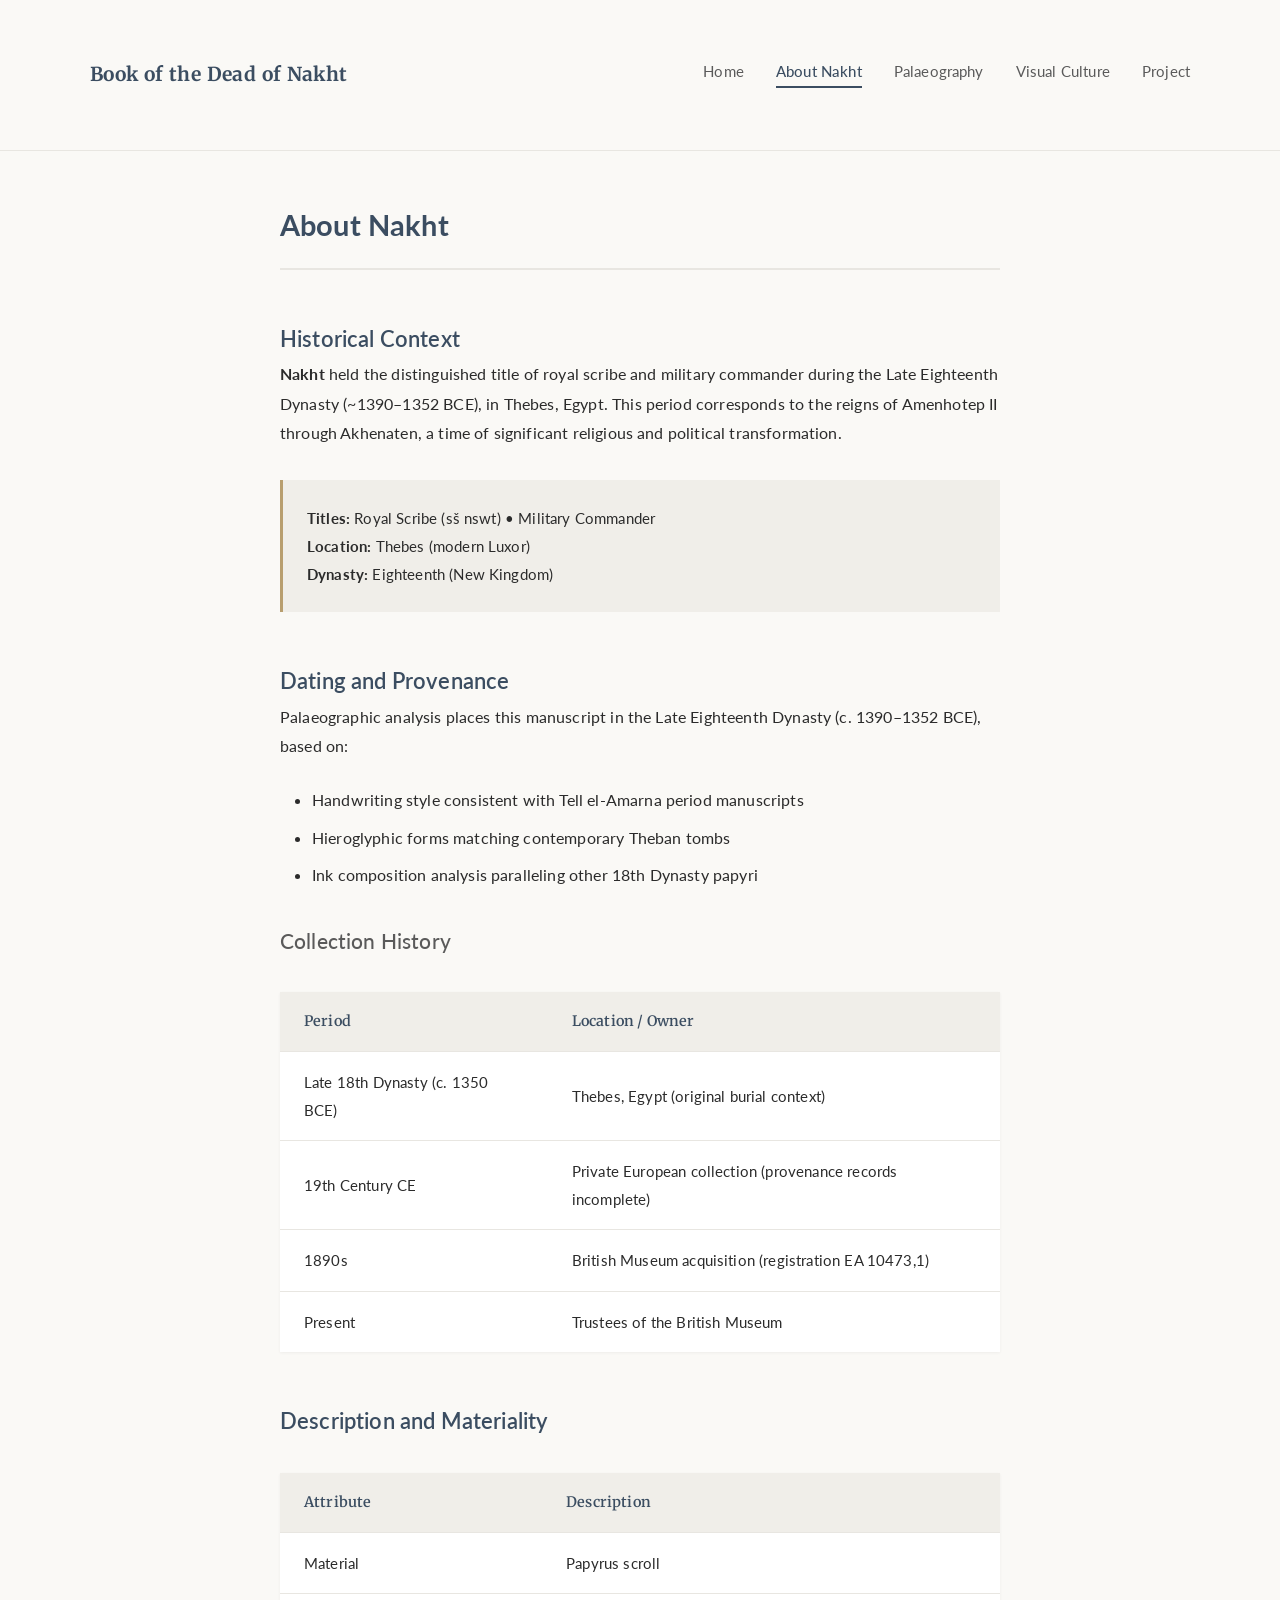
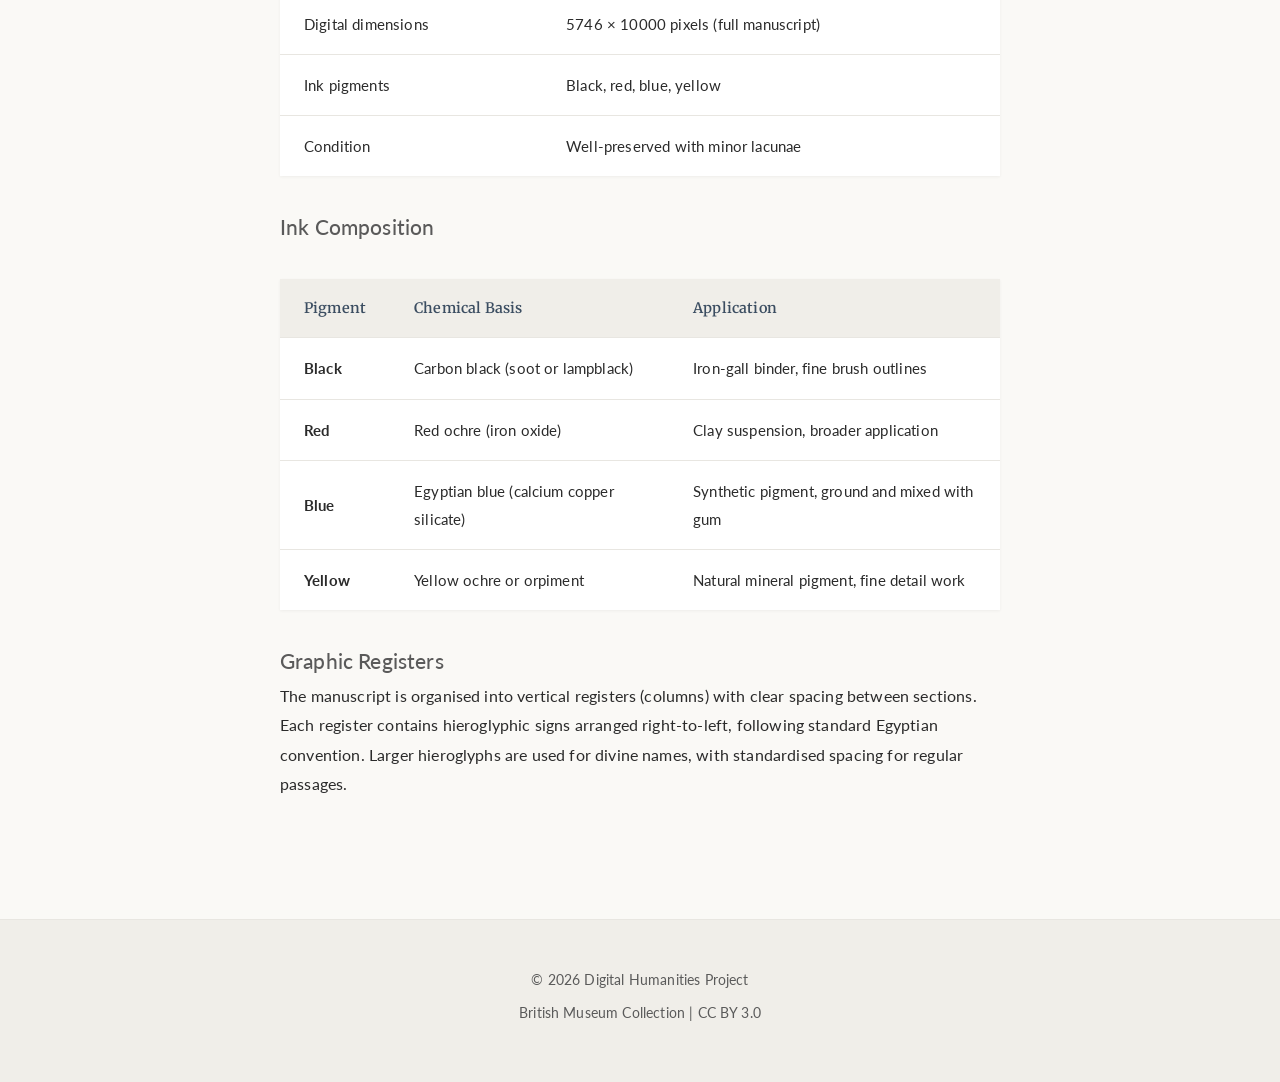
<file: BDnakht.html>
<!DOCTYPE html>
<html lang="en">
<head>
    <meta charset="UTF-8">
    <meta name="viewport" content="width=device-width, initial-scale=1.0">
    <title>About Nakht | Book of the Dead of Nakht</title>
    <link href="https://fonts.googleapis.com/css2?family=Lato:wght@400;500&family=Merriweather:wght@400;700&display=swap" rel="stylesheet">
    <link rel="stylesheet" href="css/styles.css">
</head>
<body class="fade-in">
    <header class="site-header">
        <div class="nav-container">
            <a href="index.html" class="site-branding">Book of the Dead of Nakht</a>
            <button class="menu-toggle" onclick="toggleMenu()" aria-label="Toggle menu"><span></span><span></span><span></span></button>
            <nav><ul class="main-nav" id="mainNav">
                <li><a href="index.html">Home</a></li>
                <li><a href="nakht.html" class="active">About Nakht</a></li>
                <li><a href="palaeography.html">Palaeography</a></li>
                <li><a href="culture.html">Visual Culture</a></li>
                <li><a href="project.html">Project</a></li>
            </ul></nav>
        </div>
    </header>
    <main class="page-content">
        <article class="article-content">
            <h1>About Nakht</h1>
            <h2>Historical Context</h2>
            <p><strong>Nakht</strong> held the distinguished title of royal scribe and military commander during the Late Eighteenth Dynasty (~1390–1352 BCE), in Thebes, Egypt. This period corresponds to the reigns of Amenhotep II through Akhenaten, a time of significant religious and political transformation.</p>
            <div class="highlight-box">
                <strong>Titles:</strong> Royal Scribe (sš nswt) • Military Commander<br>
                <strong>Location:</strong> Thebes (modern Luxor)<br>
                <strong>Dynasty:</strong> Eighteenth (New Kingdom)
            </div>
            <h2>Dating and Provenance</h2>
            <p>Palaeographic analysis places this manuscript in the Late Eighteenth Dynasty (c. 1390–1352 BCE), based on:</p>
            <ul>
                <li>Handwriting style consistent with Tell el-Amarna period manuscripts</li>
                <li>Hieroglyphic forms matching contemporary Theban tombs</li>
                <li>Ink composition analysis paralleling other 18th Dynasty papyri</li>
            </ul>
            <h3>Collection History</h3>
            <table>
                <tr><th>Period</th><th>Location / Owner</th></tr>
                <tr><td>Late 18th Dynasty (c. 1350 BCE)</td><td>Thebes, Egypt (original burial context)</td></tr>
                <tr><td>19th Century CE</td><td>Private European collection (provenance records incomplete)</td></tr>
                <tr><td>1890s</td><td>British Museum acquisition (registration EA 10473,1)</td></tr>
                <tr><td>Present</td><td>Trustees of the British Museum</td></tr>
            </table>
            <h2>Description and Materiality</h2>
            <table>
                <tr><th>Attribute</th><th>Description</th></tr>
                <tr><td>Material</td><td>Papyrus scroll</td></tr>
                <tr><td>Digital dimensions</td><td>5746 × 10000 pixels (full manuscript)</td></tr>
                <tr><td>Ink pigments</td><td>Black, red, blue, yellow</td></tr>
                <tr><td>Condition</td><td>Well-preserved with minor lacunae</td></tr>
            </table>
            <h3>Ink Composition</h3>
            <table>
                <tr><th>Pigment</th><th>Chemical Basis</th><th>Application</th></tr>
                <tr><td><strong>Black</strong></td><td>Carbon black (soot or lampblack)</td><td>Iron-gall binder, fine brush outlines</td></tr>
                <tr><td><strong>Red</strong></td><td>Red ochre (iron oxide)</td><td>Clay suspension, broader application</td></tr>
                <tr><td><strong>Blue</strong></td><td>Egyptian blue (calcium copper silicate)</td><td>Synthetic pigment, ground and mixed with gum</td></tr>
                <tr><td><strong>Yellow</strong></td><td>Yellow ochre or orpiment</td><td>Natural mineral pigment, fine detail work</td></tr>
            </table>
            <h3>Graphic Registers</h3>
            <p>The manuscript is organised into vertical registers (columns) with clear spacing between sections. Each register contains hieroglyphic signs arranged right-to-left, following standard Egyptian convention. Larger hieroglyphs are used for divine names, with standardised spacing for regular passages.</p>
        </article>
    </main>
    <footer class="site-footer">
        <div class="footer-content">
            <p>&copy; 2026 Digital Humanities Project</p>
            <p>British Museum Collection | CC BY 3.0</p>
        </div>
    </footer>
    <script>function toggleMenu(){document.getElementById('mainNav').classList.toggle('open')}</script>
</body>
</html>
</file>
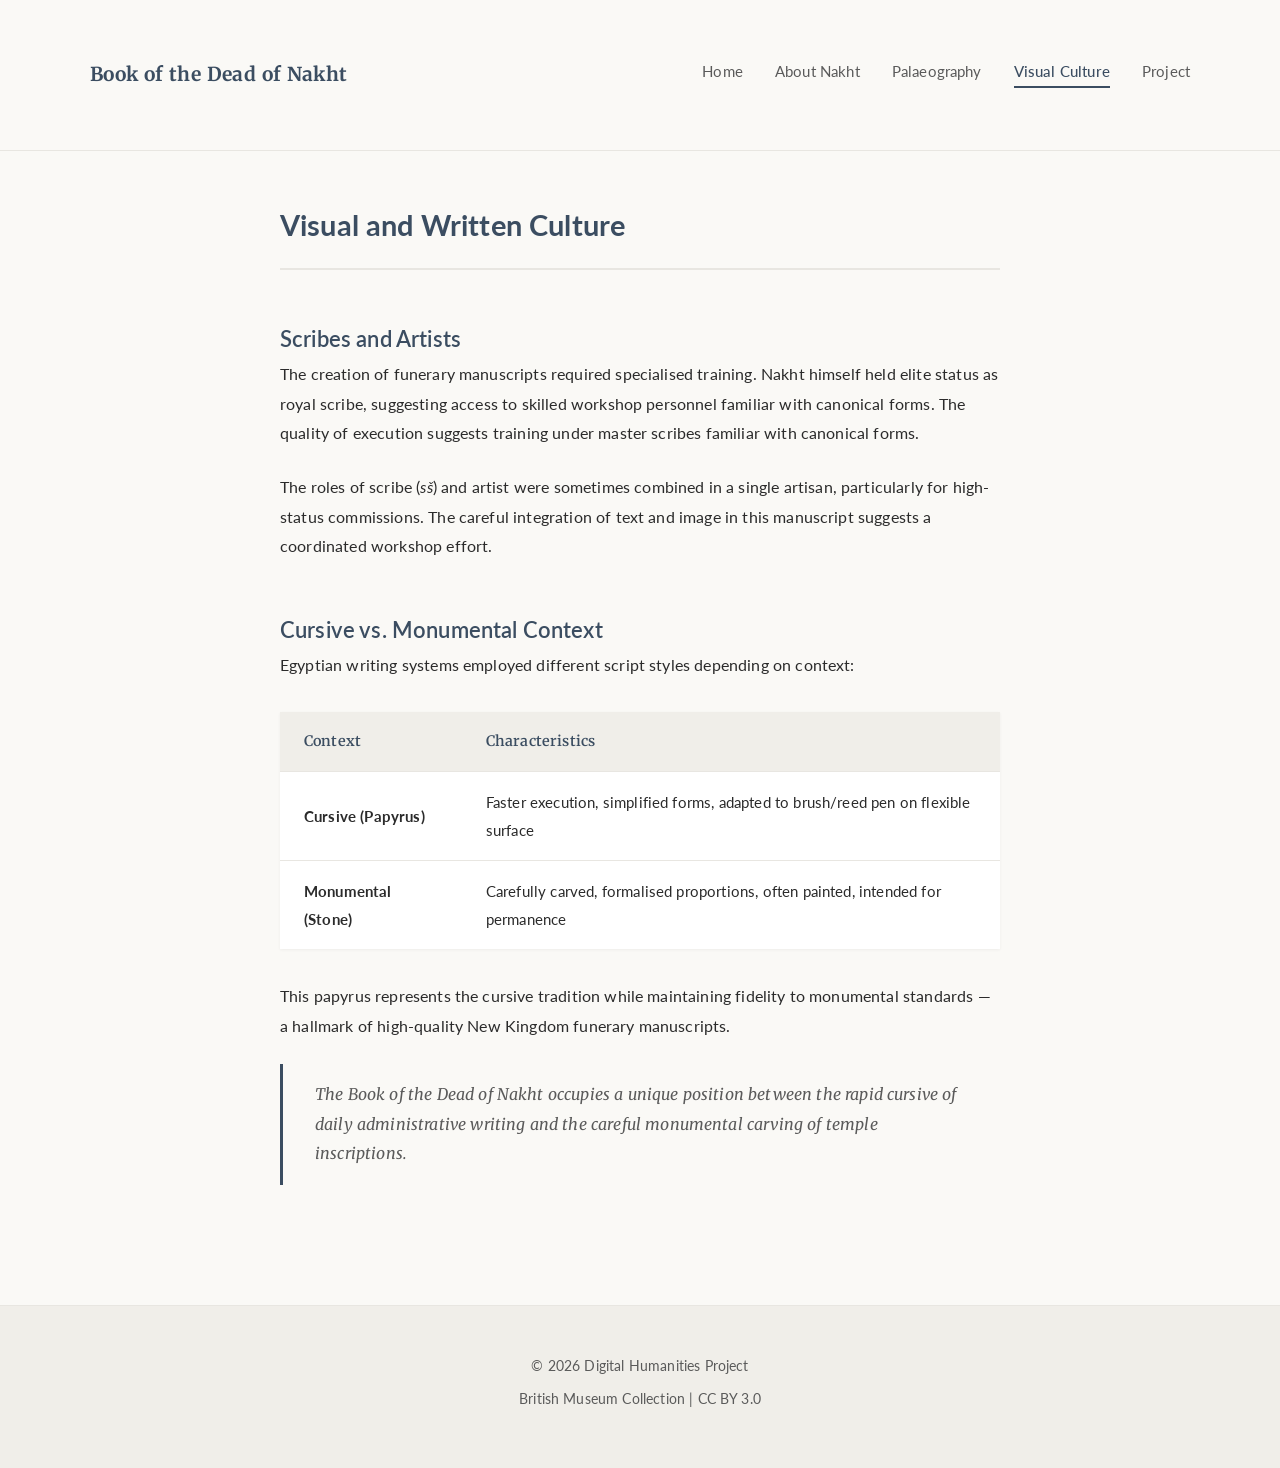
<file: culture.html>
<!DOCTYPE html>
<html lang="en">
<head>
    <meta charset="UTF-8">
    <meta name="viewport" content="width=device-width, initial-scale=1.0">
    <title>Visual & Written Culture | Book of the Dead of Nakht</title>
    <link href="https://fonts.googleapis.com/css2?family=Lato:wght@400;500&family=Merriweather:wght@400;700&display=swap" rel="stylesheet">
    <link rel="stylesheet" href="css/styles.css">
</head>
<body class="fade-in">
    <header class="site-header">
        <div class="nav-container">
            <a href="index.html" class="site-branding">Book of the Dead of Nakht</a>
            <button class="menu-toggle" onclick="toggleMenu()" aria-label="Toggle menu"><span></span><span></span><span></span></button>
            <nav><ul class="main-nav" id="mainNav">
                <li><a href="index.html">Home</a></li>
                <li><a href="nakht.html">About Nakht</a></li>
                <li><a href="palaeography.html">Palaeography</a></li>
                <li><a href="culture.html" class="active">Visual Culture</a></li>
                <li><a href="project.html">Project</a></li>
            </ul></nav>
        </div>
    </header>
    <main class="page-content">
        <article class="article-content">
            <h1>Visual and Written Culture</h1>
            
            <h2>Scribes and Artists</h2>
            <p>The creation of funerary manuscripts required specialised training. Nakht himself held elite status as royal scribe, suggesting access to skilled workshop personnel familiar with canonical forms. The quality of execution suggests training under master scribes familiar with canonical forms.</p>
            <p>The roles of scribe (<em>sš</em>) and artist were sometimes combined in a single artisan, particularly for high-status commissions. The careful integration of text and image in this manuscript suggests a coordinated workshop effort.</p>
            
            <h2>Cursive vs. Monumental Context</h2>
            <p>Egyptian writing systems employed different script styles depending on context:</p>
            <table>
                <tr><th>Context</th><th>Characteristics</th></tr>
                <tr><td><strong>Cursive (Papyrus)</strong></td><td>Faster execution, simplified forms, adapted to brush/reed pen on flexible surface</td></tr>
                <tr><td><strong>Monumental (Stone)</strong></td><td>Carefully carved, formalised proportions, often painted, intended for permanence</td></tr>
            </table>
            <p>This papyrus represents the cursive tradition while maintaining fidelity to monumental standards — a hallmark of high-quality New Kingdom funerary manuscripts.</p>
            
            <div class="quote-block">
                The Book of the Dead of Nakht occupies a unique position between the rapid cursive of daily administrative writing and the careful monumental carving of temple inscriptions.
            </div>
        </article>
    </main>
    <footer class="site-footer">
        <div class="footer-content">
            <p>&copy; 2026 Digital Humanities Project</p>
            <p>British Museum Collection | CC BY 3.0</p>
        </div>
    </footer>
    <script>function toggleMenu(){document.getElementById('mainNav').classList.toggle('open')}</script>
</body>
</html>
</file>
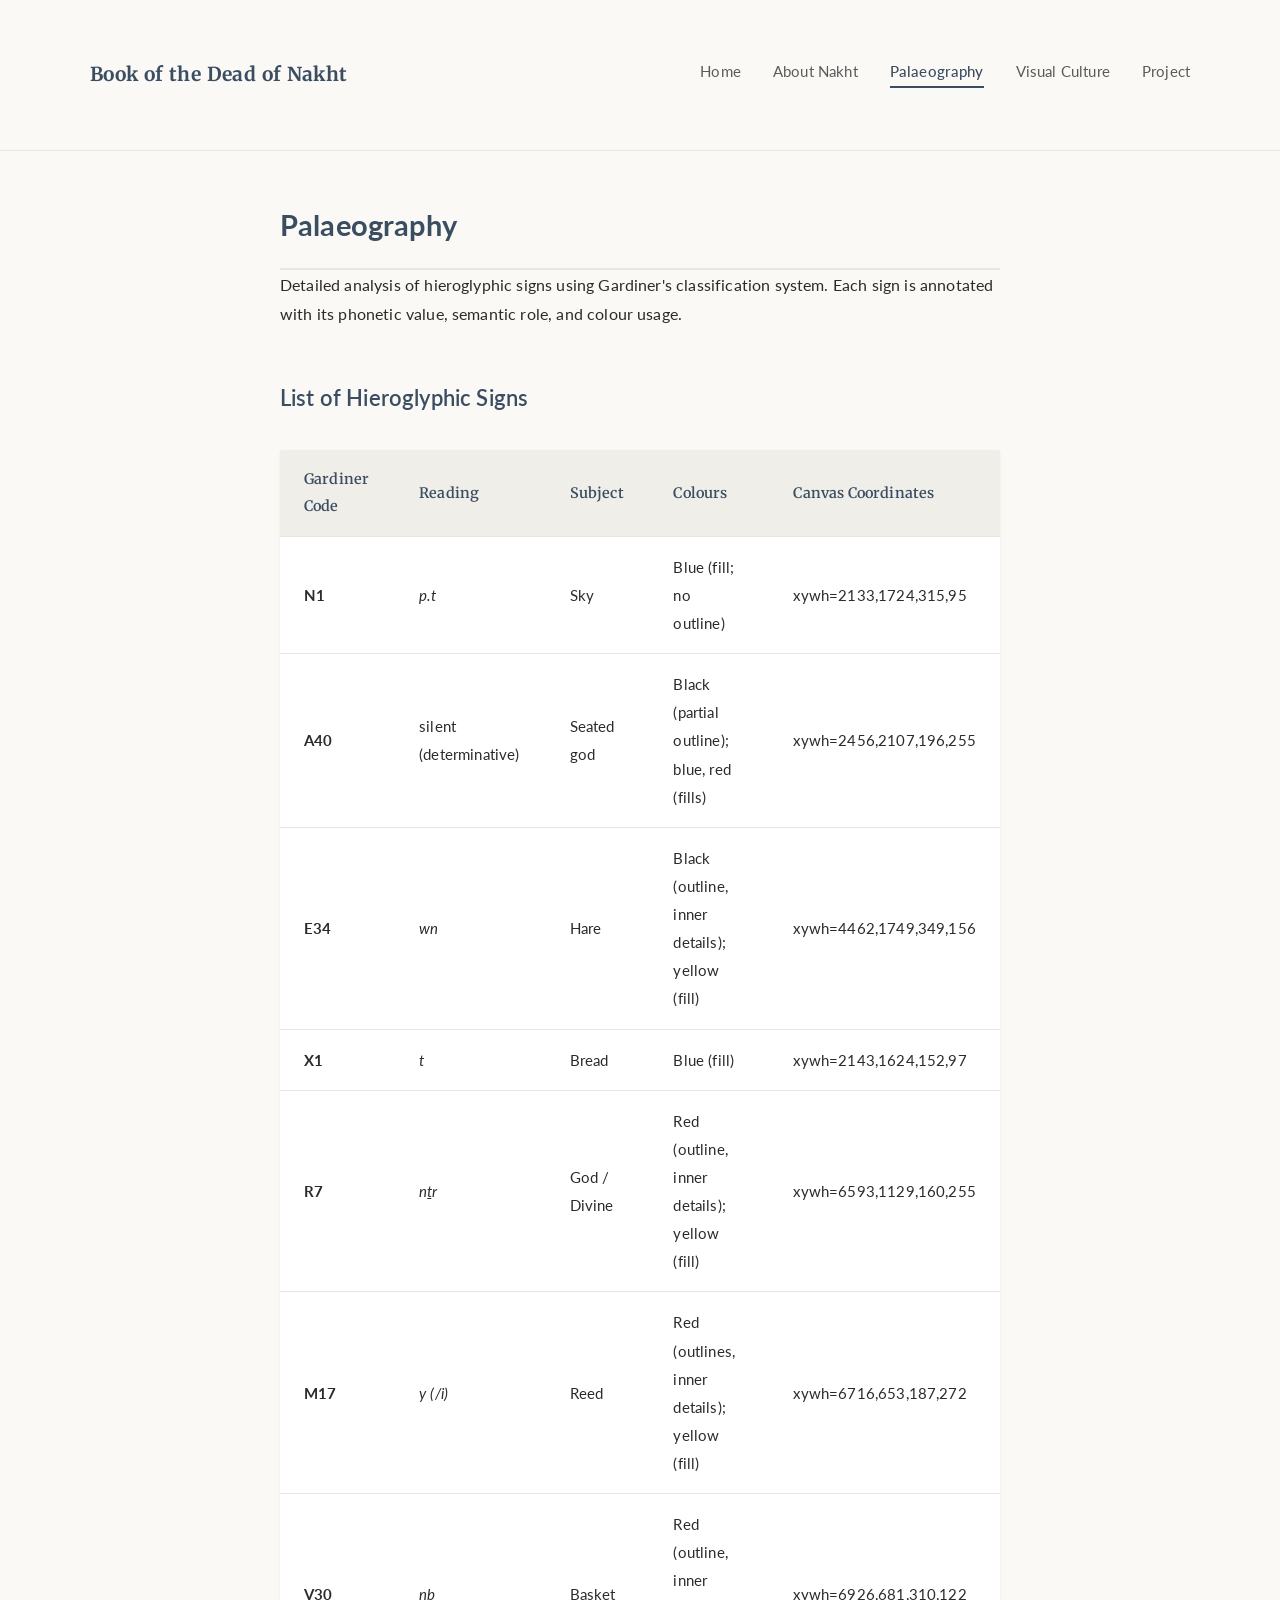
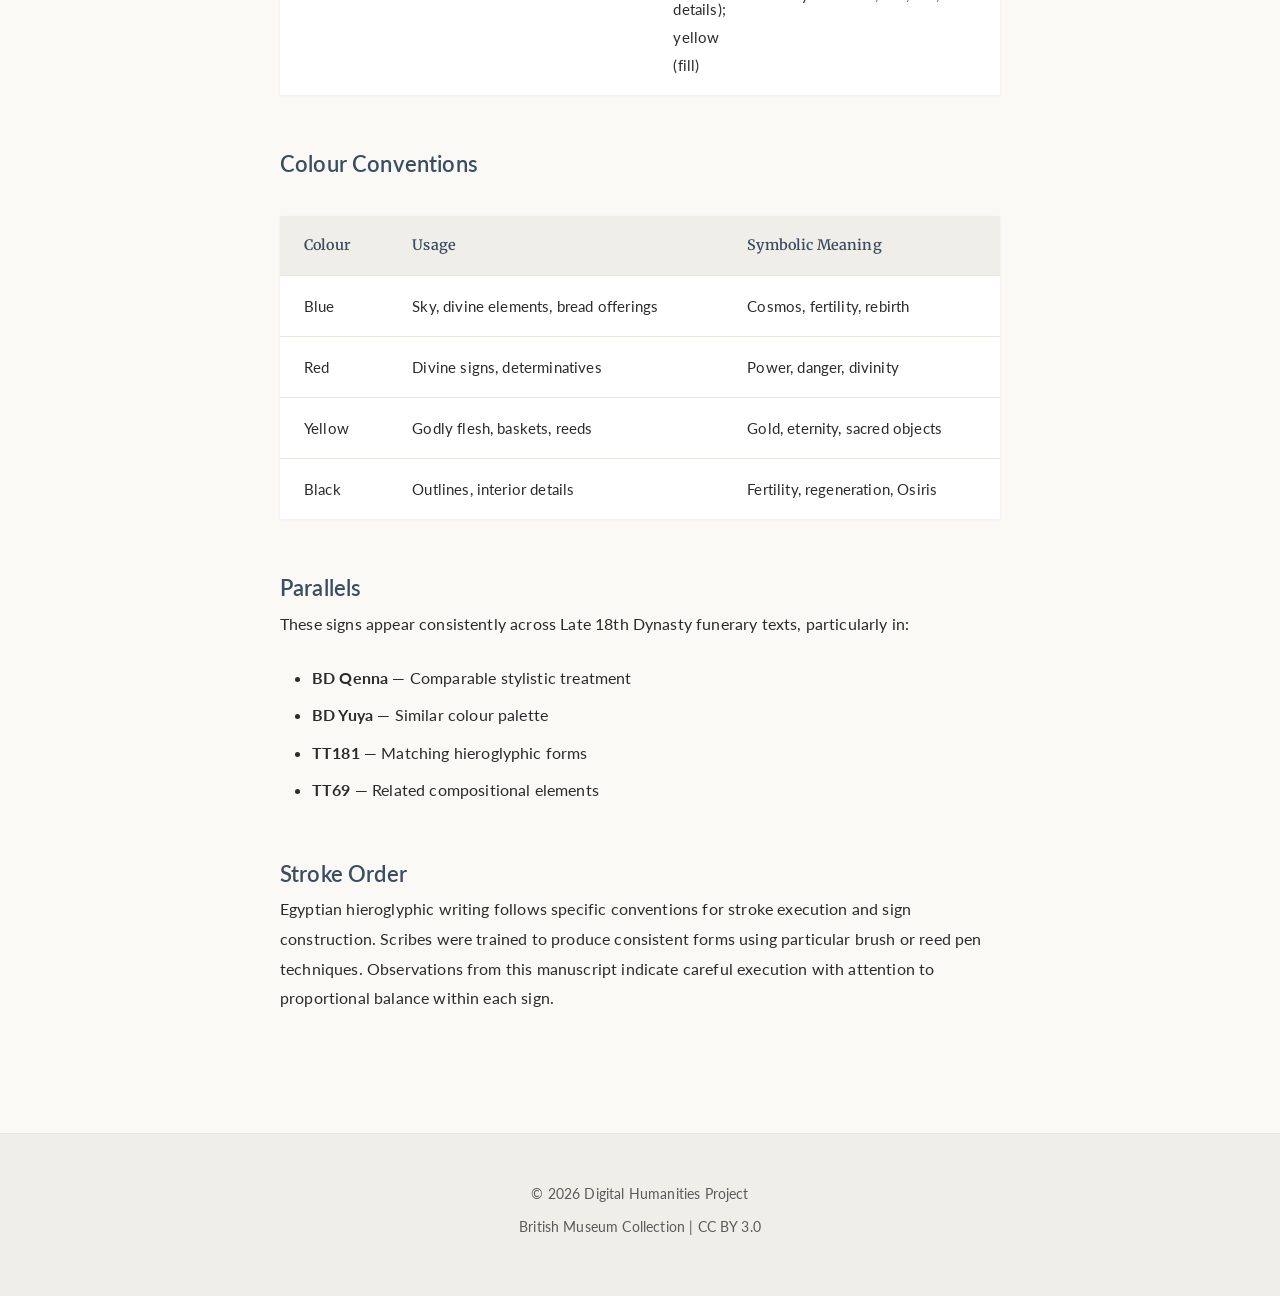
<file: palaeography.html>
<!DOCTYPE html>
<html lang="en">
<head>
    <meta charset="UTF-8">
    <meta name="viewport" content="width=device-width, initial-scale=1.0">
    <title>Palaeography | Book of the Dead of Nakht</title>
    <link href="https://fonts.googleapis.com/css2?family=Lato:wght@400;500&family=Merriweather:wght@400;700&display=swap" rel="stylesheet">
    <link rel="stylesheet" href="css/styles.css">
</head>
<body class="fade-in">
    <header class="site-header">
        <div class="nav-container">
            <a href="index.html" class="site-branding">Book of the Dead of Nakht</a>
            <button class="menu-toggle" onclick="toggleMenu()" aria-label="Toggle menu"><span></span><span></span><span></span></button>
            <nav><ul class="main-nav" id="mainNav">
                <li><a href="index.html">Home</a></li>
                <li><a href="nakht.html">About Nakht</a></li>
                <li><a href="palaeography.html" class="active">Palaeography</a></li>
                <li><a href="culture.html">Visual Culture</a></li>
                <li><a href="project.html">Project</a></li>
            </ul></nav>
        </div>
    </header>
    <main class="page-content">
        <article class="article-content">
            <h1>Palaeography</h1>
            <p>Detailed analysis of hieroglyphic signs using Gardiner's classification system. Each sign is annotated with its phonetic value, semantic role, and colour usage.</p>
            
            <h2>List of Hieroglyphic Signs</h2>
            <table>
                <tr><th>Gardiner Code</th><th>Reading</th><th>Subject</th><th>Colours</th><th>Canvas Coordinates</th></tr>
                <tr><td><strong>N1</strong></td><td><em>p.t</em></td><td>Sky</td><td>Blue (fill; no outline)</td><td>xywh=2133,1724,315,95</td></tr>
                <tr><td><strong>A40</strong></td><td>silent (determinative)</td><td>Seated god</td><td>Black (partial outline); blue, red (fills)</td><td>xywh=2456,2107,196,255</td></tr>
                <tr><td><strong>E34</strong></td><td><em>wn</em></td><td>Hare</td><td>Black (outline, inner details); yellow (fill)</td><td>xywh=4462,1749,349,156</td></tr>
                <tr><td><strong>X1</strong></td><td><em>t</em></td><td>Bread</td><td>Blue (fill)</td><td>xywh=2143,1624,152,97</td></tr>
                <tr><td><strong>R7</strong></td><td><em>nṯr</em></td><td>God / Divine</td><td>Red (outline, inner details); yellow (fill)</td><td>xywh=6593,1129,160,255</td></tr>
                <tr><td><strong>M17</strong></td><td><em>y (/i)</em></td><td>Reed</td><td>Red (outlines, inner details); yellow (fill)</td><td>xywh=6716,653,187,272</td></tr>
                <tr><td><strong>V30</strong></td><td><em>nb</em></td><td>Basket</td><td>Red (outline, inner details); yellow (fill)</td><td>xywh=6926,681,310,122</td></tr>
            </table>
            
            <h2>Colour Conventions</h2>
            <table>
                <tr><th>Colour</th><th>Usage</th><th>Symbolic Meaning</th></tr>
                <tr><td>Blue</td><td>Sky, divine elements, bread offerings</td><td>Cosmos, fertility, rebirth</td></tr>
                <tr><td>Red</td><td>Divine signs, determinatives</td><td>Power, danger, divinity</td></tr>
                <tr><td>Yellow</td><td>Godly flesh, baskets, reeds</td><td>Gold, eternity, sacred objects</td></tr>
                <tr><td>Black</td><td>Outlines, interior details</td><td>Fertility, regeneration, Osiris</td></tr>
            </table>
            
            <h2>Parallels</h2>
            <p>These signs appear consistently across Late 18th Dynasty funerary texts, particularly in:</p>
            <ul>
                <li><strong>BD Qenna</strong> — Comparable stylistic treatment</li>
                <li><strong>BD Yuya</strong> — Similar colour palette</li>
                <li><strong>TT181</strong> — Matching hieroglyphic forms</li>
                <li><strong>TT69</strong> — Related compositional elements</li>
            </ul>
            
            <h2>Stroke Order</h2>
            <p>Egyptian hieroglyphic writing follows specific conventions for stroke execution and sign construction. Scribes were trained to produce consistent forms using particular brush or reed pen techniques. Observations from this manuscript indicate careful execution with attention to proportional balance within each sign.</p>
        </article>
    </main>
    <footer class="site-footer">
        <div class="footer-content">
            <p>&copy; 2026 Digital Humanities Project</p>
            <p>British Museum Collection | CC BY 3.0</p>
        </div>
    </footer>
    <script>function toggleMenu(){document.getElementById('mainNav').classList.toggle('open')}</script>
</body>
</html>
</file>
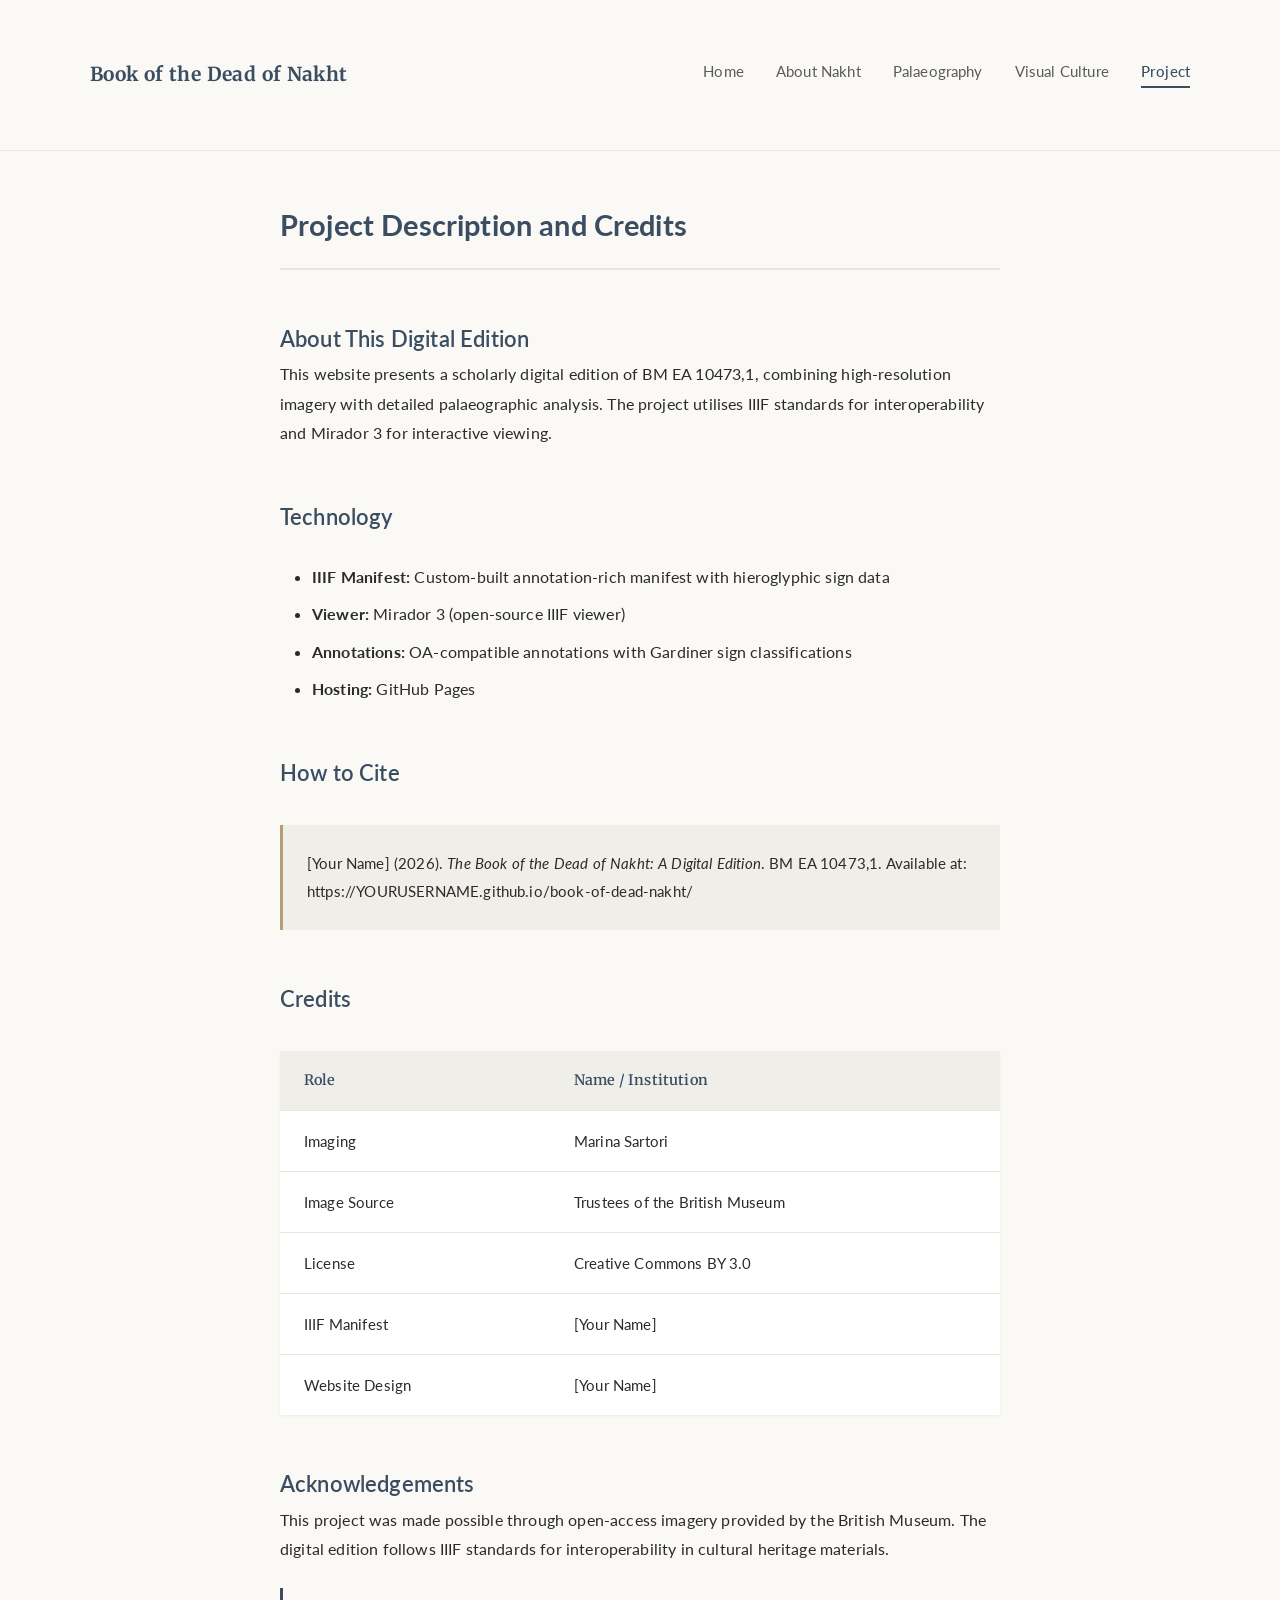
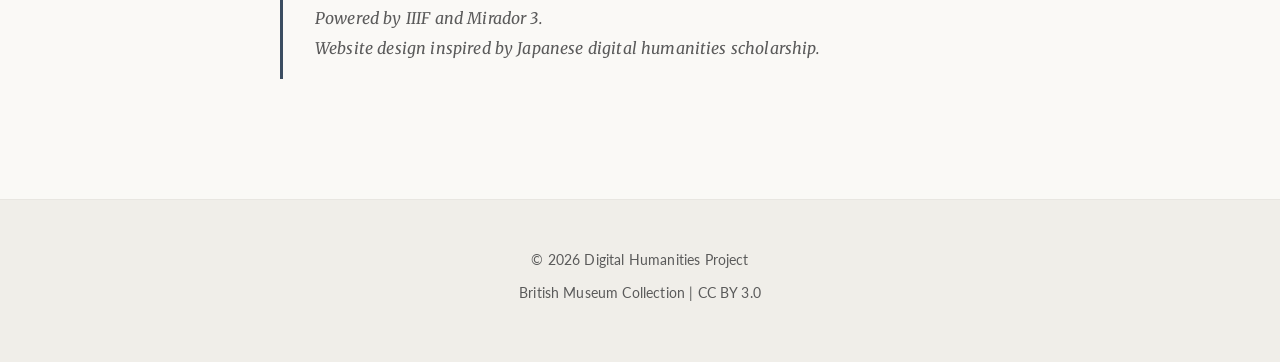
<file: project.html>
<!DOCTYPE html>
<html lang="en">
<head>
    <meta charset="UTF-8">
    <meta name="viewport" content="width=device-width, initial-scale=1.0">
    <title>Project & Credits | Book of the Dead of Nakht</title>
    <link href="https://fonts.googleapis.com/css2?family=Lato:wght@400;500&family=Merriweather:wght@400;700&display=swap" rel="stylesheet">
    <link rel="stylesheet" href="css/styles.css">
</head>
<body class="fade-in">
    <header class="site-header">
        <div class="nav-container">
            <a href="index.html" class="site-branding">Book of the Dead of Nakht</a>
            <button class="menu-toggle" onclick="toggleMenu()" aria-label="Toggle menu"><span></span><span></span><span></span></button>
            <nav><ul class="main-nav" id="mainNav">
                <li><a href="index.html">Home</a></li>
                <li><a href="nakht.html">About Nakht</a></li>
                <li><a href="palaeography.html">Palaeography</a></li>
                <li><a href="culture.html">Visual Culture</a></li>
                <li><a href="project.html" class="active">Project</a></li>
            </ul></nav>
        </div>
    </header>
    <main class="page-content">
        <article class="article-content">
            <h1>Project Description and Credits</h1>
            
            <h2>About This Digital Edition</h2>
            <p>This website presents a scholarly digital edition of BM EA 10473,1, combining high-resolution imagery with detailed palaeographic analysis. The project utilises IIIF standards for interoperability and Mirador 3 for interactive viewing.</p>
            
            <h2>Technology</h2>
            <ul>
                <li><strong>IIIF Manifest:</strong> Custom-built annotation-rich manifest with hieroglyphic sign data</li>
                <li><strong>Viewer:</strong> Mirador 3 (open-source IIIF viewer)</li>
                <li><strong>Annotations:</strong> OA-compatible annotations with Gardiner sign classifications</li>
                <li><strong>Hosting:</strong> GitHub Pages</li>
            </ul>
            
            <h2>How to Cite</h2>
            <div class="highlight-box">
                [Your Name] (2026). <em>The Book of the Dead of Nakht: A Digital Edition</em>. BM EA 10473,1. Available at: https://YOURUSERNAME.github.io/book-of-dead-nakht/
            </div>
            
            <h2>Credits</h2>
            <table>
                <tr><th>Role</th><th>Name / Institution</th></tr>
                <tr><td>Imaging</td><td>Marina Sartori</td></tr>
                <tr><td>Image Source</td><td>Trustees of the British Museum</td></tr>
                <tr><td>License</td><td>Creative Commons BY 3.0</td></tr>
                <tr><td>IIIF Manifest</td><td>[Your Name]</td></tr>
                <tr><td>Website Design</td><td>[Your Name]</td></tr>
            </table>
            
            <h2>Acknowledgements</h2>
            <p>This project was made possible through open-access imagery provided by the British Museum. The digital edition follows IIIF standards for interoperability in cultural heritage materials.</p>
            
            <div class="quote-block">
                Powered by IIIF and Mirador 3.<br>
                Website design inspired by Japanese digital humanities scholarship.
            </div>
        </article>
    </main>
    <footer class="site-footer">
        <div class="footer-content">
            <p>&copy; 2026 Digital Humanities Project</p>
            <p>British Museum Collection | CC BY 3.0</p>
        </div>
    </footer>
    <script>function toggleMenu(){document.getElementById('mainNav').classList.toggle('open')}</script>
</body>
</html>
</file>
<file: css/styles.css>
/* ============================================
   Scholarly Aesthetic - Inspired by Japanese Digital Humanities
   ============================================ */

/* CSS Variables - Heritage Colour Palette */
:root {
    --bg-primary: #faf9f6;      /* Washi paper off-white */
    --bg-secondary: #f0eee9;    /* Warm light grey */
    --text-primary: #2b2b2b;    /* Sumi ink black */
    --text-secondary: #5a5a5a;  /* Muted charcoal */
    --accent-indigo: #3b4d61;   /* Deep indigo (藍) */
    --accent-vermillion: #c44535; /* Muted vermilion (朱) - sparing use */
    --accent-gold: #b89e6f;     /* Gold leaf accent */
    --border-light: #e8e6e1;    /* Subtle border */
    
    --font-heading: 'Merriweather', 'Times New Roman', Georgia, serif;
    --font-body: 'Lato', -apple-system, BlinkMacSystemFont, 'Segoe UI', sans-serif;
    
    --spacing-xs: 0.5rem;
    --spacing-sm: 1rem;
    --spacing-md: 1.5rem;
    --spacing-lg: 2rem;
    --spacing-xl: 3rem;
    
    --max-width: 720px;         /* ~35 characters optimal reading width */
    --container-width: 1100px;  /* For full-width sections */
}

/* Reset */
* { margin: 0; padding: 0; box-sizing: border-box; }

html {
    scroll-behavior: smooth;
    font-size: 16px;
}

body {
    font-family: var(--font-body);
    line-height: 1.85;
    color: var(--text-primary);
    background: var(--bg-primary);
    letter-spacing: 0.01em;
}

/* ============================================
   HEADER & NAVIGATION
   ============================================ */

.site-header {
    background: var(--bg-primary);
    padding: var(--spacing-lg) var(--spacing-xl);
    border-bottom: 1px solid var(--border-light);
    position: sticky;
    top: 0;
    z-index: 1000;
}
/* Prevent header from overlapping viewer content */
#mirador-viewer {
    margin-top: calc(var(--spacing-xl) * -1);
    padding-top: var(--spacing-xl);
}

/* Ensure proper spacing below viewer */
.view-caption {
    margin-bottom: var(--spacing-xl);
}

.nav-container {
    max-width: var(--container-width);
    margin: 0 auto;
    display: flex;
    justify-content: space-between;
    align-items: center;
}

.site-branding {
    font-family: var(--font-heading);
    font-size: 1.2rem;
    font-weight: 700;
    color: var(--accent-indigo);
    text-decoration: none;
    letter-spacing: 0.02em;
}

.main-nav {
    display: flex;
    gap: var(--spacing-lg);
    list-style: none;
}

.main-nav a {
    font-family: var(--font-body);
    font-size: 0.95rem;
    color: var(--text-secondary);
    text-decoration: none;
    padding: var(--spacing-xs) 0;
    position: relative;
    transition: color 0.3s ease;
}

.main-nav a::after {
    content: '';
    position: absolute;
    bottom: 0;
    left: 0;
    width: 0;
    height: 2px;
    background: var(--accent-indigo);
    transition: width 0.3s ease;
}

.main-nav a:hover {
    color: var(--accent-indigo);
}

.main-nav a:hover::after,
.main-nav a.active::after {
    width: 100%;
}

.main-nav a.active {
    color: var(--accent-indigo);
    font-weight: 500;
}

/* Mobile menu */
.menu-toggle {
    display: none;
    background: none;
    border: none;
    cursor: pointer;
    padding: var(--spacing-xs);
}

.menu-toggle span {
    display: block;
    width: 24px;
    height: 2px;
    background: var(--text-primary);
    margin: 5px 0;
    transition: 0.3s;
}

/* ============================================
   PAGE LAYOUT
   ============================================ */

.page-content {
    max-width: var(--container-width);
    margin: var(--spacing-xl) auto;
    padding: 0 var(--spacing-lg);
}

.article-content {
    max-width: 720px;
    margin: 0 auto;
}

/* Allow viewer section to be full width within article */
.article-content .viewer-section {
    max-width: 100%;
}
}

/* ============================================
   TYPOGRAPHY
   ============================================ */

h1, h2, h3, h4 {
    font-family: var(--font-heading);
    color: var(--text-primary);
    line-height: 1.3;
    margin-top: var(--spacing-xl);
    margin-bottom: var(--spacing-md);
}

h1 {
    font-size: 2.2rem;
    font-weight: 700;
    color: var(--accent-indigo);
    border-bottom: 2px solid var(--border-light);
    padding-bottom: var(--spacing-sm);
    margin-top: 0;
}

h2 {
    font-size: 1.6rem;
    font-weight: 600;
    color: var(--accent-indigo);
    margin-top: var(--spacing-xl);
}

h3 {
    font-size: 1.3rem;
    font-weight: 500;
    color: var(--text-secondary);
    margin-top: var(--spacing-lg);
}

p {
    margin-bottom: var(--spacing-md);
    font-size: 1rem;
}

a {
    color: var(--accent-indigo);
    text-decoration: underline;
    text-decoration-thickness: 1px;
    text-underline-offset: 2px;
    transition: color 0.3s;
}

a:hover {
    color: var(--accent-vermillion);
}

/* ============================================
   MIRADOR VIEWER SECTION
   ============================================ */

.viewer-section {
    background: var(--bg-primary);
    padding: 0;
    margin-bottom: var(--spacing-xl);
}

.viewer-section h2 {
    text-align: center;
    margin-bottom: var(--spacing-lg);
    font-size: 1.4rem;
    color: var(--text-primary);
}

#mirador-viewer {
    height: 75vh;
    min-height: 600px;
    border: 1px solid var(--border-light);
    background: white;
    margin: var(--spacing-lg) 0;
}

.view-caption {
    font-size: 0.9rem;
    color: var(--text-secondary);
    text-align: center;
    font-style: italic;
    margin-bottom: var(--spacing-xl);
}

/* ============================================
   TABLES
   ============================================ */

table {
    width: 100%;
    border-collapse: collapse;
    margin: var(--spacing-lg) 0;
    font-size: 0.95rem;
    background: white;
    box-shadow: 0 1px 3px rgba(0,0,0,0.05);
}

th, td {
    padding: var(--spacing-sm) var(--spacing-md);
    text-align: left;
    border-bottom: 1px solid var(--border-light);
}

th {
    font-family: var(--font-heading);
    font-weight: 600;
    color: var(--accent-indigo);
    background: var(--bg-secondary);
    font-size: 0.9rem;
}

tr:last-child td {
    border-bottom: none;
}

tr:hover td {
    background: var(--bg-secondary);
}

/* ============================================
   LISTS
   ============================================ */

ul, ol {
    margin: var(--spacing-md) 0;
    padding-left: var(--spacing-lg);
}

li {
    margin-bottom: var(--spacing-xs);
}

/* ============================================
   HIGHLIGHT BOXES
   ============================================ */

.highlight-box {
    background: var(--bg-secondary);
    border-left: 3px solid var(--accent-gold);
    padding: var(--spacing-md);
    margin: var(--spacing-lg) 0;
    font-size: 0.95rem;
}

.quote-block {
    font-family: var(--font-heading);
    font-style: italic;
    color: var(--text-secondary);
    border-left: 3px solid var(--accent-indigo);
    padding: var(--spacing-sm) var(--spacing-lg);
    margin: var(--spacing-md) 0;
}

/* ============================================
   FOOTER
   ============================================ */

.site-footer {
    background: var(--bg-secondary);
    border-top: 1px solid var(--border-light);
    padding: var(--spacing-xl) var(--spacing-lg);
    margin-top: var(--spacing-xl);
    text-align: center;
}

.footer-content {
    max-width: var(--container-width);
    margin: 0 auto;
}

.footer-content p {
    font-size: 0.85rem;
    color: var(--text-secondary);
    margin-bottom: var(--spacing-xs);
}

.credits {
    font-size: 0.8rem;
    color: var(--text-secondary);
    margin-top: var(--spacing-md);
}

/* ============================================
   RESPONSIVE
   ============================================ */

@media (max-width: 768px) {
    .nav-container {
        flex-wrap: wrap;
    }
    
    .menu-toggle {
        display: block;
    }
    
    .main-nav {
        display: none;
        width: 100%;
        flex-direction: column;
        gap: var(--spacing-sm);
        margin-top: var(--spacing-md);
        padding: var(--spacing-sm) 0;
        border-top: 1px solid var(--border-light);
    }
    
    .main-nav.open {
        display: flex;
    }
    
    #mirador-viewer {
    height: 70vh;
    min-height: 500px;
    border: 1px solid var(--border-light);
    background: white;
    margin: var(--spacing-lg) 0;
    position: relative;
    z-index: 1;
}

.viewer-section {
    padding-top: var(--spacing-lg);
    padding-bottom: var(--spacing-xl);
}
    }
    
    h1 { font-size: 1.8rem; }
    h2 { font-size: 1.4rem; }
    
   .page-content {
    max-width: var(--container-width);
    margin: 0 auto;
    padding: 0 var(--spacing-lg);
    padding-top: var(--spacing-xl);
    padding-bottom: var(--spacing-xl);
}
    }
}

/* ============================================
   ANIMATIONS
   ============================================ */

.fade-in {
    animation: fadeIn 0.6s ease-in;
}

@keyframes fadeIn {
    from { opacity: 0; transform: translateY(10px); }
    to { opacity: 1; transform: translateY(0); }
}
/* ============================================
   MIRADOR OVERRIDE - Force viewer to stay in container
   ============================================ */

.viewer-section {
    max-width: 1100px;
    margin: 0 auto;
    width: 100%;
    overflow: hidden;
}

#mirador-viewer {
    width: 100% !important;
    height: 70vh !important;
    min-height: 500px !important;
    max-width: 1100px !important;
    position: relative !important;
    z-index: 1 !important;
    margin: var(--spacing-lg) 0 !important;
    border: 1px solid var(--border-light) !important;
    overflow: hidden !important;
}

/* Force Mirador internal elements to respect container */
#mirador-viewer > div {
    width: 100% !important;
    height: 100% !important;
    position: relative !important;
}

/* Prevent Mirador from using fixed/absolute positioning that breaks layout */
.mirador-viewer {
    position: relative !important;
    top: 0 !important;
    left: 0 !important;
    width: 100% !important;
    height: 100% !important;
}
</file>
